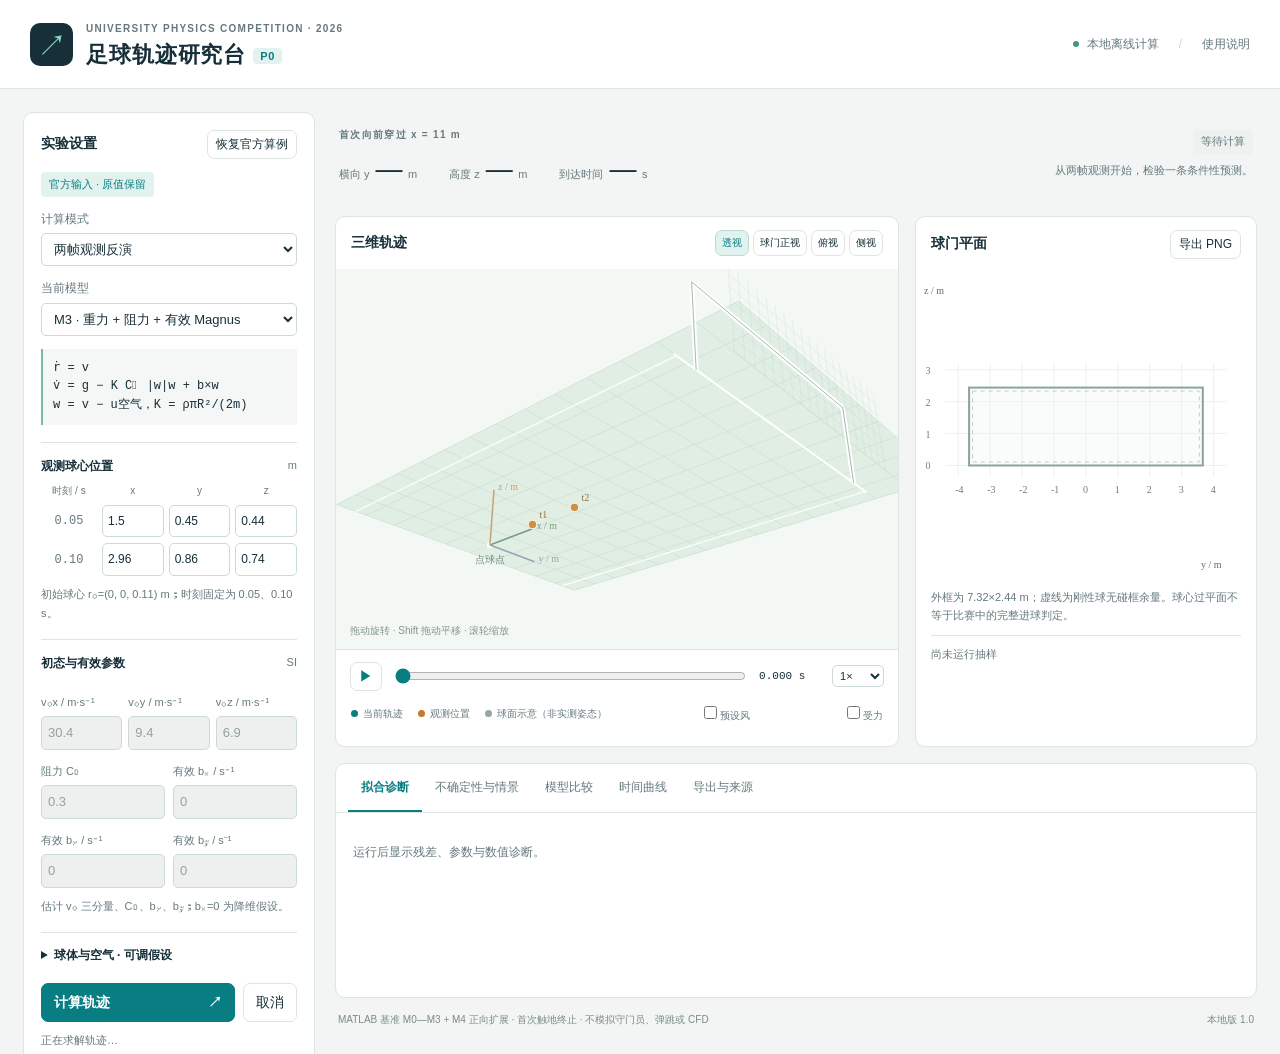
<file: latex/AI/UPC足球交互端_初稿1.0/UPC_P0/index.html>
<!doctype html>
<html lang="zh-CN"><meta charset="utf-8"><meta name="viewport" content="width=device-width,initial-scale=1"><meta http-equiv="refresh" content="0;url=src/web/index.html"><title>UPC 足球研究台</title><body><p><a href="src/web/index.html">打开足球研究台</a> · 解压完整文件夹后，用 Edge 或 Chrome 打开。基础计算无需网络。</p></body></html>
</file>
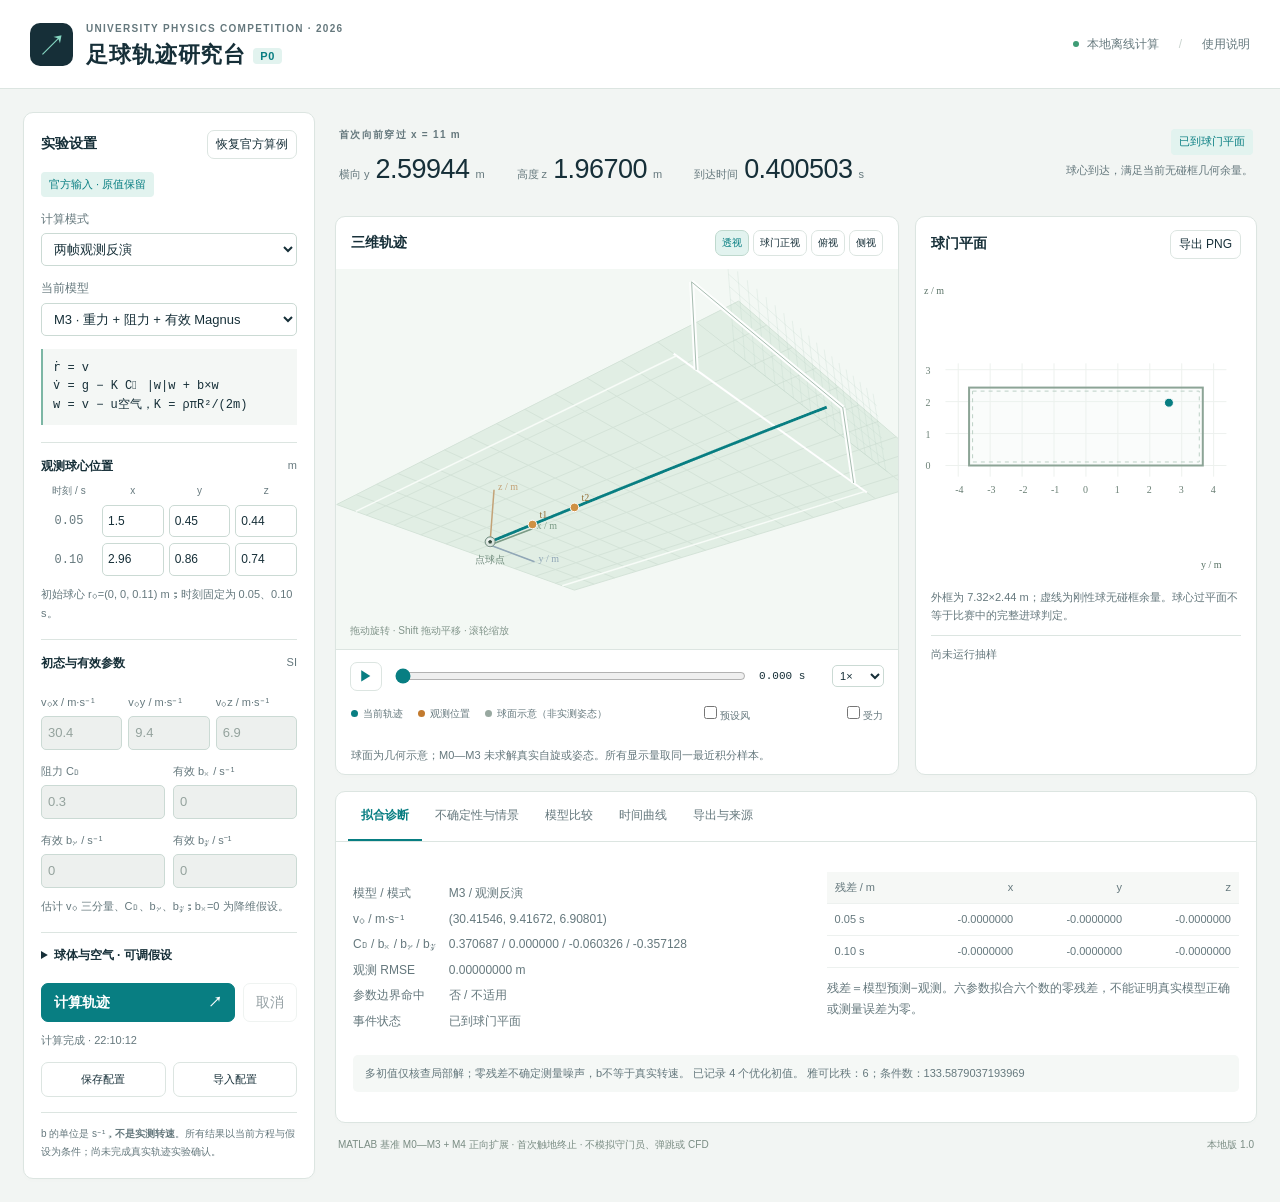
<file: latex/AI/UPC足球交互端_初稿1.0/UPC_P0/src/web/index.html>
<!doctype html>
<html lang="zh-CN">
<head><meta charset="utf-8"><meta name="viewport" content="width=device-width,initial-scale=1"><title>UPC · 足球轨迹研究台</title><link rel="stylesheet" href="style.css"></head>
<body>
<header class="masthead"><div class="brand"><span class="brandmark">↗</span><div><span class="eyebrow">UNIVERSITY PHYSICS COMPETITION · 2026</span><h1>足球轨迹研究台 <span>P0</span></h1></div></div><div class="header-end"><span class="offline-dot"></span>本地离线计算 <span class="divider">/</span><button id="helpBtn" class="quiet">使用说明</button></div></header>
<main class="workspace">
<aside class="panel controls">
 <div class="panel-heading"><h2>实验设置</h2><button id="officialBtn" class="small">恢复官方算例</button></div>
 <div id="scenarioLabel" class="tag">官方输入 · 原值保留</div>
 <label class="field">计算模式<select id="mode"><option value="inverse">两帧观测反演</option><option value="forward">已知初态正向实验</option></select></label>
 <label class="field">当前模型<select id="model"><option value="M3">M3 · 重力 + 阻力 + 有效 Magnus</option><option value="M2">M2 · 重力 + 平方阻力</option><option value="M1">M1 · 常加速度延拓</option><option value="M0">M0 · 仅重力弹道</option></select></label>
 <div class="equation" id="equation"></div>
 <section><div class="section-title">观测球心位置 <span>m</span></div><div class="coord-head"><span>时刻 / s</span><span>x</span><span>y</span><span>z</span></div><div id="observationInputs"></div><p class="hint">初始球心 r₀=(0, 0, 0.11) m；时刻固定为 0.05、0.10 s。</p></section>
 <section><div class="section-title">初态与有效参数 <span>SI</span></div><div id="velocityInputs" class="triple"></div><div class="parameter-grid" id="aeroInputs"></div><p class="hint" id="fitHint"></p><div id="constantInputs" class="triple"></div></section>
 <details><summary>球体与空气 · 可调假设</summary><div class="parameter-grid" id="environmentInputs"></div><div id="windInputs" class="triple"></div><p class="hint">R 与题给球心高度分开；R&gt;0.11 m 会报告初始几何冲突。气压、球型与真实自旋尚未标定。</p><div class="section-title" style="margin-top:14px">环境物性助手</div><div class="triple"><label class="field">温度 / °C<input id="airTemp" type="number" value="20" min="0" max="40"></label><label class="field">绝对压 / kPa<input id="airPressure" type="number" value="101.325" min="50" max="110" step=".1"></label><label class="field">湿度 / %<input id="airRH" type="number" value="50" min="0" max="100"></label></div><button id="applyAirBtn" class="small" style="margin-top:9px">计算并应用空气密度 / 黏度</button><p id="airPropertyNote" class="hint">仅主动应用后覆盖参数；这里是外界绝对压力，不是球内充气压力。</p></details>
 <div class="run-buttons"><button id="runBtn" class="primary">计算轨迹 <span>↗</span></button><button id="cancelBtn" disabled>取消</button></div>
 <div id="status" role="status" aria-live="polite">准备就绪</div><progress id="progress" hidden></progress>
 <div class="file-buttons"><button id="saveConfigBtn">保存配置</button><button id="loadConfigBtn">导入配置</button><input id="configFile" type="file" accept=".json,application/json" hidden></div>
 <p class="scope-note">b 的单位是 s⁻¹，<strong>不是实测转速</strong>。所有结果以当前方程与假设为条件；尚未完成真实轨迹实验确认。</p>
</aside>
<div class="research">
 <div class="result-strip"><div><span id="eventDefinition" class="eyebrow">首次向前穿过 x = 11 m</span><div class="result-values"><div><span>横向 y</span><strong id="yResult">—</strong><small>m</small></div><div><span>高度 z</span><strong id="zResult">—</strong><small>m</small></div><div><span>到达时间</span><strong id="tResult">—</strong><small>s</small></div></div></div><div class="result-state"><span id="resultBadge" class="tag neutral">等待计算</span><p id="resultExplanation">从两帧观测开始，检验一条条件性预测。</p></div></div>
 <div class="visual-grid"><section class="panel scene-panel"><div class="panel-heading"><h2>三维轨迹</h2><div class="view-controls"><button data-view="perspective" class="small active">透视</button><button data-view="goal" class="small">球门正视</button><button data-view="top" class="small">俯视</button><button data-view="side" class="small">侧视</button></div></div><div class="canvas-wrap"><canvas id="scene" aria-label="足球三维轨迹，可拖动旋转滚轮缩放"></canvas><div class="canvas-hint">拖动旋转 · Shift 拖动平移 · 滚轮缩放</div><div id="staleOverlay" class="stale" hidden>参数已修改 · 当前图对应上次运行</div></div><div class="timeline"><button id="playBtn" aria-label="播放暂停">▶</button><input id="timeline" type="range" min="0" max="1000" value="0" aria-label="轨迹时刻"><output id="timeReadout">0.000 s</output><select id="speed" aria-label="播放倍速"><option value="0.25">¼×</option><option value="0.5">½×</option><option value="1" selected>1×</option><option value="2">2×</option></select></div><div class="legend"><span class="key teal">当前轨迹</span><span class="key amber">观测位置</span><span class="key gray">球面示意（非实测姿态）</span><label><input type="checkbox" id="windToggle">预设风</label><label><input type="checkbox" id="forceToggle">受力</label></div></section>
 <section class="panel goal-panel"><div class="panel-heading"><h2>球门平面</h2><button id="exportPngBtn" class="small">导出 PNG</button></div><canvas id="goal" aria-label="球门正视图，横轴y米纵轴z米"></canvas><p id="goalGeometryNote" class="hint inset">外框为 7.32×2.44 m；虚线为刚性球无碰框余量。球心过平面不等于比赛中的完整进球判定。</p><div id="sampleLegend" class="inset sample-legend">尚未运行抽样</div></section></div>
 <section class="panel lower-panel"><div class="tabbar" role="tablist"><button data-tab="diagnostics" class="active" role="tab">拟合诊断</button><button data-tab="uncertainty" role="tab">不确定性与情景</button><button data-tab="comparison" role="tab">模型比较</button><button data-tab="curves" role="tab">时间曲线</button><button data-tab="export" role="tab">导出与来源</button></div>
 <div id="diagnostics" class="tab-content"><div id="diagnosticBody" class="empty">运行后显示残差、参数与数值诊断。</div></div>
 <div id="uncertainty" class="tab-content" hidden><div class="form-row"><label class="field">分析方式<select id="uncertaintyMethod"><option value="bootstrap">参数 bootstrap · 重拟合稳定性</option><option value="scenario">12 个坐标扰动情景 · 无概率权重</option></select></label><label class="field compact">假设 σ / m<input id="sigma" type="number" min="0" step="0.001" value="0.01"></label><label class="field compact">样本数<input id="sampleCount" type="number" min="10" max="600" step="10" value="60"></label><label class="field compact">随机种子<input id="seed" type="number" value="20261107" step="1"></label><button id="uncertaintyBtn" class="primary">运行分析</button></div><p class="hint">σ 是各观测坐标独立高斯噪声的<strong>假设标准差</strong>，题面没有测得该数值。bootstrap 围绕当前拟合生成观测并重新拟合；不是后验预测，也不是现实进球概率。图上散点不自动构成 95% 联合区域。</p><div id="uncertaintySummary" class="empty">所有样本保留状态；区间和频率须连同分母阅读。</div></div>
 <div id="comparison" class="tab-content" hidden><div class="form-row"><label class="field">比较方式<select id="compareMode"><option value="refit">同一观测，各模型重新拟合</option><option value="fixed">固定当前初态，只切换方程</option></select></label><button id="compareBtn" class="primary">比较 M0—M3</button></div><p class="hint">固定初态比较采用当前结果的初速度；M1 仍采用显示的常加速度，属于代数对照。不同模型的差异没有自动概率权重。</p><div id="comparisonTable" class="empty">分别比较预测位置、到达时间与观测残差。</div></div>
 <div id="curves" class="tab-content" hidden><div class="form-row"><label class="field">纵轴<select id="curveType"><option value="position">位置分量 / m</option><option value="velocity">速度分量 / (m/s)</option><option value="acceleration">加速度分量 / (m/s²)</option><option value="speed">速率 / (m/s)</option><option value="airSpeed">相对空气速率 / (m/s)</option><option value="force:gravity">重力分量 / N</option><option value="force:drag">阻力分量 / N</option><option value="force:magnus">Magnus 力分量 / N</option><option value="force:total">合力分量 / N</option><option value="omega">角速度分量 / (rad/s) · M4</option><option value="q">姿态四元数 · M4</option><option value="torque">力矩分量 / (N·m) · M4</option><option value="Cd">Cᴅ · M4</option><option value="CL">Cʟ · M4</option><option value="Re">雷诺数 · M4</option><option value="S">自旋比 · M4</option></select></label><span class="hint">点击曲线定位当前时刻；与三维画面同步。</span></div><canvas id="curvesCanvas" aria-label="状态时间曲线"></canvas></div>
 <div id="export" class="tab-content" hidden><div class="file-buttons"><button id="sequenceExportBtn">导出 12 帧联系表 PNG</button><button id="cancelSequenceBtn" disabled>取消演示导出</button><button id="sequenceMetadataBtn">演示配置 JSON</button></div><p id="sequenceStatus" class="hint">固定当前视角生成 4×3 联系表；标注模型与时刻，配置和版本嵌入 PNG 元数据。此功能不是视频或逐帧 ZIP。</p><div class="file-buttons exports"><button id="resultJsonBtn">结果 JSON</button><button id="trajectoryCsvBtn">轨迹 CSV</button><button id="samplesCsvBtn">样本 CSV</button><button id="figureNoteBtn">图注与运行说明</button></div><p>导出对应上一次完成的计算，包含配置、方程版本、假设与事件状态。修改输入后请先重新计算。</p><p>尺寸依据 <a href="https://www.theifab.com/laws/latest/the-ball/" target="_blank" rel="noopener">IFAB 2026/27 Law 2</a>，球门依据 <a href="https://www.theifab.com/laws/latest/the-field-of-play/" target="_blank" rel="noopener">Law 1</a>；题给坐标见 <a href="https://university-physics-competition.com/2026-competition" target="_blank" rel="noopener">UPC 2026 B</a>。气动实验及许可证记录随离线包提供；M4 可选球型阻力拟合与 Teamgeist 升力插值，选择时须遵守标注适用域。M0—M3 保留原科学基准。</p><p class="hint">外观由程序几何绘制，无第三方球皮、商标或远程资源。模型数值验证不等于现实验证。在线来源链接需要网络，本页计算和导出不需要网络。</p></div>
 </section>
 <footer>MATLAB 基准 M0—M3 + M4 正向扩展 · 首次触地终止 · 不模拟守门员、弹跳或 CFD <span id="version"></span></footer>
</div>
</main>
<dialog id="helpDialog"><div class="panel-heading"><h2>开始一次可复现的实验</h2><button id="closeHelp">关闭</button></div><ol><li>点击“恢复官方算例”，再“计算轨迹”。</li><li>选择 M0—M3，可在反演模式改任一观测，或在正向模式改初态。</li><li>拖动三维画面、播放时间轴，查看门平面与拟合诊断。</li><li>设置明确的噪声假设，再运行 bootstrap 或确定性情景。</li><li>保存配置 JSON，队友在同版本页面导入可重新计算。导出结果、CSV 和 PNG 用于复查。</li></ol><p>不能从六个观测坐标同时辨识所有空气、自旋与环境参数。固定量、估计量与实验假设都应保留在论文中。b 是有效 Magnus 系数，不能换算成已知的 rpm。</p><p>本地静态页面使用经典脚本与 Blob Worker；无需安装、账号或联网。长任务可取消，旧任务不会覆盖新结果。</p></dialog>
<script src="physics.js"></script><script src="advanced.js"></script><script src="environment.js"></script><script src="app.js"></script>
</body></html>
</file>
<file: latex/AI/UPC足球交互端_初稿1.0/UPC_P0/src/web/style.css>
:root{--ink:#162f38;--muted:#65787d;--teal:#087e82;--teal-light:#e2f3ef;--paper:#f2f5f3;--line:#dce5e1;--amber:#c27a2e;--red:#aa423b}*{box-sizing:border-box}body{margin:0;color:var(--ink);background:var(--paper);font:14px/1.55 "Segoe UI","Microsoft YaHei",sans-serif}button,input,select{font:inherit}button{cursor:pointer;border:1px solid var(--line);border-radius:7px;background:white;color:var(--ink);padding:8px 12px;transition:background .15s,border .15s}button:hover{background:#edf5f2;border-color:#a5c4ba}button:disabled{opacity:.45;cursor:default}button.primary{background:var(--teal);color:white;border-color:var(--teal);font-weight:600}button.primary:hover{background:#066b71}button.small{font-size:12px;padding:4px 8px}button.active{color:var(--teal);background:var(--teal-light);border-color:#bfd9ce}button.quiet{border:0;background:transparent;padding:0;color:var(--muted)}input,select{color:var(--ink);background:#fff;border:1px solid #cbdad4;border-radius:5px;min-width:0;width:100%;padding:7px 8px}input:focus,select:focus,button:focus-visible{outline:2px solid #65b9b3;outline-offset:2px}input[type=checkbox]{width:auto;accent-color:var(--teal)}input[type=range]{accent-color:var(--teal);border:0;padding:0}input:disabled{background:#edf0ee;color:#94a29d}h1,h2,p{margin:0}h1{font-size:22px;letter-spacing:.04em;font-weight:650;line-height:1.5}h1 span{font-size:11px;font-weight:700;color:var(--teal);background:var(--teal-light);padding:2px 7px;vertical-align:middle;border-radius:4px;letter-spacing:.08em}h2{font-size:14px;font-weight:650}.masthead{height:89px;background:#fff;border-bottom:1px solid var(--line);padding:19px 30px;display:flex;align-items:center;justify-content:space-between}.brand{display:flex;gap:13px;align-items:center}.brandmark{background:var(--ink);color:#85d6c1;display:grid;place-items:center;width:43px;height:43px;font-size:30px;border-radius:10px}.eyebrow{font-size:10px;letter-spacing:.13em;color:var(--muted);font-weight:650}.header-end{display:flex;align-items:center;gap:8px;color:var(--muted);font-size:12px}.offline-dot{width:6px;height:6px;border-radius:50%;background:#3e9c75}.divider{margin:0 12px;color:#c9d3ce}.workspace{max-width:1800px;margin:0 auto;padding:23px;display:grid;grid-template-columns:292px minmax(0,1fr);gap:20px}.panel{background:#fff;border:1px solid var(--line);border-radius:10px;box-shadow:0 2px 6px #18342603}.controls{padding:17px;height:fit-content}.panel-heading{display:flex;align-items:center;justify-content:space-between;gap:8px;margin-bottom:13px}.tag{display:inline-block;font-size:11px;color:var(--teal);background:var(--teal-light);padding:4px 8px;border-radius:4px}.tag.neutral{background:#edf1ef;color:var(--muted)}.tag.warning{background:#fff1d8;color:#93651f}.tag.error{background:#fcece8;color:var(--red)}.field{display:flex;flex-direction:column;gap:5px;font-size:12px;color:var(--muted);margin-top:13px;flex:1}.field select,.field input{font-size:13px}.equation{margin:13px 0;background:#f4f7f5;border-left:2px solid #7cb6a4;padding:10px;font-size:12px;white-space:pre-line;font-family:Consolas,"Microsoft YaHei",monospace}.controls section{border-top:1px solid var(--line);margin-top:17px;padding-top:14px}.section-title{display:flex;justify-content:space-between;font-weight:600;font-size:12px;margin-bottom:8px}.section-title span{font-size:11px;color:var(--muted);font-weight:400}.coord-head,.coord-row{display:grid;grid-template-columns:56px repeat(3,minmax(0,1fr));gap:5px;align-items:center;margin-bottom:6px}.coord-head{text-align:center;color:var(--muted);font-size:10px}.coord-row>span{font:12px Consolas,monospace;color:var(--muted);text-align:center}.coord-row input{padding:6px 5px;font-size:12px;appearance:textfield}.coord-row input::-webkit-inner-spin-button{appearance:none}.hint{color:var(--muted);font-size:11px;line-height:1.7;margin-top:9px}.triple{display:grid;grid-template-columns:repeat(3,minmax(0,1fr));gap:6px}.parameter-grid{display:grid;grid-template-columns:repeat(2,minmax(0,1fr));gap:0 8px}.triple label,.parameter-grid label{font-size:11px}.triple input{padding:6px}.parameter-grid input{padding:6px}.controls details{margin-top:16px;border-top:1px solid var(--line);padding-top:13px}.controls summary{cursor:pointer;font-size:12px;font-weight:600}.run-buttons{display:flex;gap:8px;margin-top:18px}.run-buttons .primary{flex:1;display:flex;justify-content:space-between}#status{font-size:11px;color:var(--muted);margin-top:10px;overflow-wrap:anywhere;min-height:18px}#status.error{color:var(--red)}progress{width:100%;height:5px;accent-color:var(--teal)}.file-buttons{display:flex;gap:7px;margin-top:12px;flex-wrap:wrap}.file-buttons button{font-size:11px;flex:1;white-space:nowrap}.scope-note{font-size:10px;color:var(--muted);border-top:1px solid var(--line);padding-top:12px;margin-top:15px;line-height:1.8}.research{min-width:0}.result-strip{display:flex;align-items:center;justify-content:space-between;padding:0 4px 20px;gap:20px;min-height:104px}.result-values{display:flex;gap:32px;margin-top:8px}.result-values>div{display:flex;align-items:baseline;gap:6px}.result-values span{font-size:11px;color:var(--muted)}.result-values strong{font:500 27px/1.2 "Segoe UI",sans-serif;letter-spacing:-.02em;font-variant-numeric:tabular-nums}.result-values small{font-size:11px;color:var(--muted)}.result-state{text-align:right;max-width:285px}.result-state p{font-size:11px;color:var(--muted);margin-top:7px}.visual-grid{display:grid;grid-template-columns:minmax(0,1.65fr) minmax(270px,1fr);gap:16px}.scene-panel,.goal-panel{overflow:hidden}.scene-panel>.panel-heading,.goal-panel>.panel-heading{padding:13px 15px 0}.view-controls{display:flex;gap:4px}.view-controls button{font-size:10px;padding:4px 6px}.canvas-wrap{position:relative;background:#f5f9f6}canvas{display:block;width:100%}#scene{height:380px;cursor:grab;touch-action:none}#scene:active{cursor:grabbing}.canvas-hint{position:absolute;bottom:10px;left:14px;color:#82958b;font-size:10px;pointer-events:none}.stale{position:absolute;top:12px;left:50%;transform:translateX(-50%);background:#fff3d9eb;color:#8a5e20;font-size:11px;padding:7px 12px;border:1px solid #eed9b5;border-radius:6px;white-space:nowrap}.timeline{display:flex;align-items:center;padding:12px 14px;gap:11px;border-top:1px solid var(--line)}.timeline button{padding:3px 8px;color:var(--teal)}.timeline input{flex:1}.timeline output{font:11px Consolas,monospace;width:62px;flex-shrink:0}.timeline select{width:52px;padding:3px;font-size:11px}.legend{display:flex;gap:15px;padding:0 15px 12px;color:var(--muted);font-size:10px;align-items:center}.legend label{margin-left:auto}.key:before{content:"";display:inline-block;width:7px;height:7px;margin-right:5px;border-radius:50%;background:var(--teal)}.key.amber:before{background:var(--amber)}.key.gray:before{background:#98a8a0}#goal{height:306px}.inset{margin:10px 15px}.sample-legend{font-size:11px;padding-top:10px;border-top:1px solid var(--line);color:var(--muted)}.lower-panel{margin-top:16px;min-height:235px}.tabbar{display:flex;border-bottom:1px solid var(--line);padding:0 12px;overflow:auto}.tabbar button{background:none;border:0;border-radius:0;padding:14px 13px;font-size:12px;white-space:nowrap;color:var(--muted);border-bottom:2px solid transparent}.tabbar button.active{border-color:var(--teal);color:var(--teal);font-weight:600}.tab-content{padding:17px}.empty{color:var(--muted);font-size:12px;padding:13px 0}.form-row{display:flex;gap:12px;align-items:end;flex-wrap:wrap}.form-row .field{margin-top:0;min-width:150px}.form-row .compact{min-width:85px;max-width:105px}.form-row button{height:36px;font-size:12px}.diagnostic-grid{display:grid;grid-template-columns:1.1fr 1fr;gap:20px}.info-list{font-size:12px;display:grid;grid-template-columns:auto 1fr;gap:7px 14px}.info-list dt{color:var(--muted)}.info-list dd{margin:0;overflow-wrap:anywhere}.data-table{border-collapse:collapse;width:100%;font-size:11px}.data-table th{color:var(--muted);font-weight:500;background:#f6f8f6}.data-table th,.data-table td{text-align:right;border-bottom:1px solid #edf1ef;padding:7px 8px;font-variant-numeric:tabular-nums}.data-table th:first-child,.data-table td:first-child{text-align:left}.data-table-wrap{overflow:auto}.note-box{padding:10px 12px;background:#f5f8f6;color:var(--muted);font-size:11px;margin-top:12px;border-radius:5px}.stats{display:grid;grid-template-columns:repeat(auto-fit,minmax(105px,1fr));gap:8px;margin:15px 0}.stats>div{background:#f4f8f5;border-radius:6px;padding:10px}.stats span{display:block;color:var(--muted);font-size:10px}.stats strong{font:500 20px "Segoe UI",sans-serif}.tab-content p{font-size:12px;margin-top:10px;color:var(--muted)}a{color:var(--teal);text-underline-offset:3px}#curvesCanvas{height:245px;margin-top:10px;cursor:crosshair}footer{font-size:10px;color:#7b8d84;margin:14px 3px;display:flex;justify-content:space-between}dialog{width:min(570px,90vw);border:1px solid var(--line);border-radius:12px;padding:24px;color:var(--ink);font-size:13px;box-shadow:0 20px 70px #12382d33}dialog::backdrop{background:#14382d55}dialog li{margin:10px 0}dialog p{color:var(--muted);font-size:12px;margin-top:12px}[hidden]{display:none!important}@media(min-width:1500px){#scene{height:430px}#goal{height:350px}}@media(max-width:1150px){.workspace{padding:15px;grid-template-columns:265px minmax(0,1fr);gap:15px}.visual-grid{grid-template-columns:1fr}.result-values{gap:15px}.result-values>div{flex-wrap:wrap}.result-values strong{font-size:22px}.result-state{max-width:180px}.goal-panel{display:grid;grid-template-columns:1fr 1fr}.goal-panel>.panel-heading{grid-column:1/-1}.goal-panel canvas{grid-row:2/4}#goal{height:230px}.diagnostic-grid{grid-template-columns:1fr}.view-controls button{font-size:10px}.result-strip{gap:10px}.result-values span{width:100%}}@media(max-width:760px){.masthead{padding:15px;height:80px}.header-end{display:none}.workspace{display:flex;flex-direction:column;padding:10px}.controls{width:100%}.parameter-grid{grid-template-columns:repeat(3,1fr)}.controls section{margin-top:12px}.research{width:100%}.result-strip{padding-top:10px}.result-state{max-width:130px}.result-values{gap:10px}.result-values strong{font-size:22px}.goal-panel{display:block}.goal-panel canvas{height:260px}#scene{height:340px}.legend{gap:8px}.diagnostic-grid{grid-template-columns:1fr}.tabbar button{padding:12px 9px}.eyebrow{font-size:8px}h1{font-size:20px}footer{display:block}}
</file>
